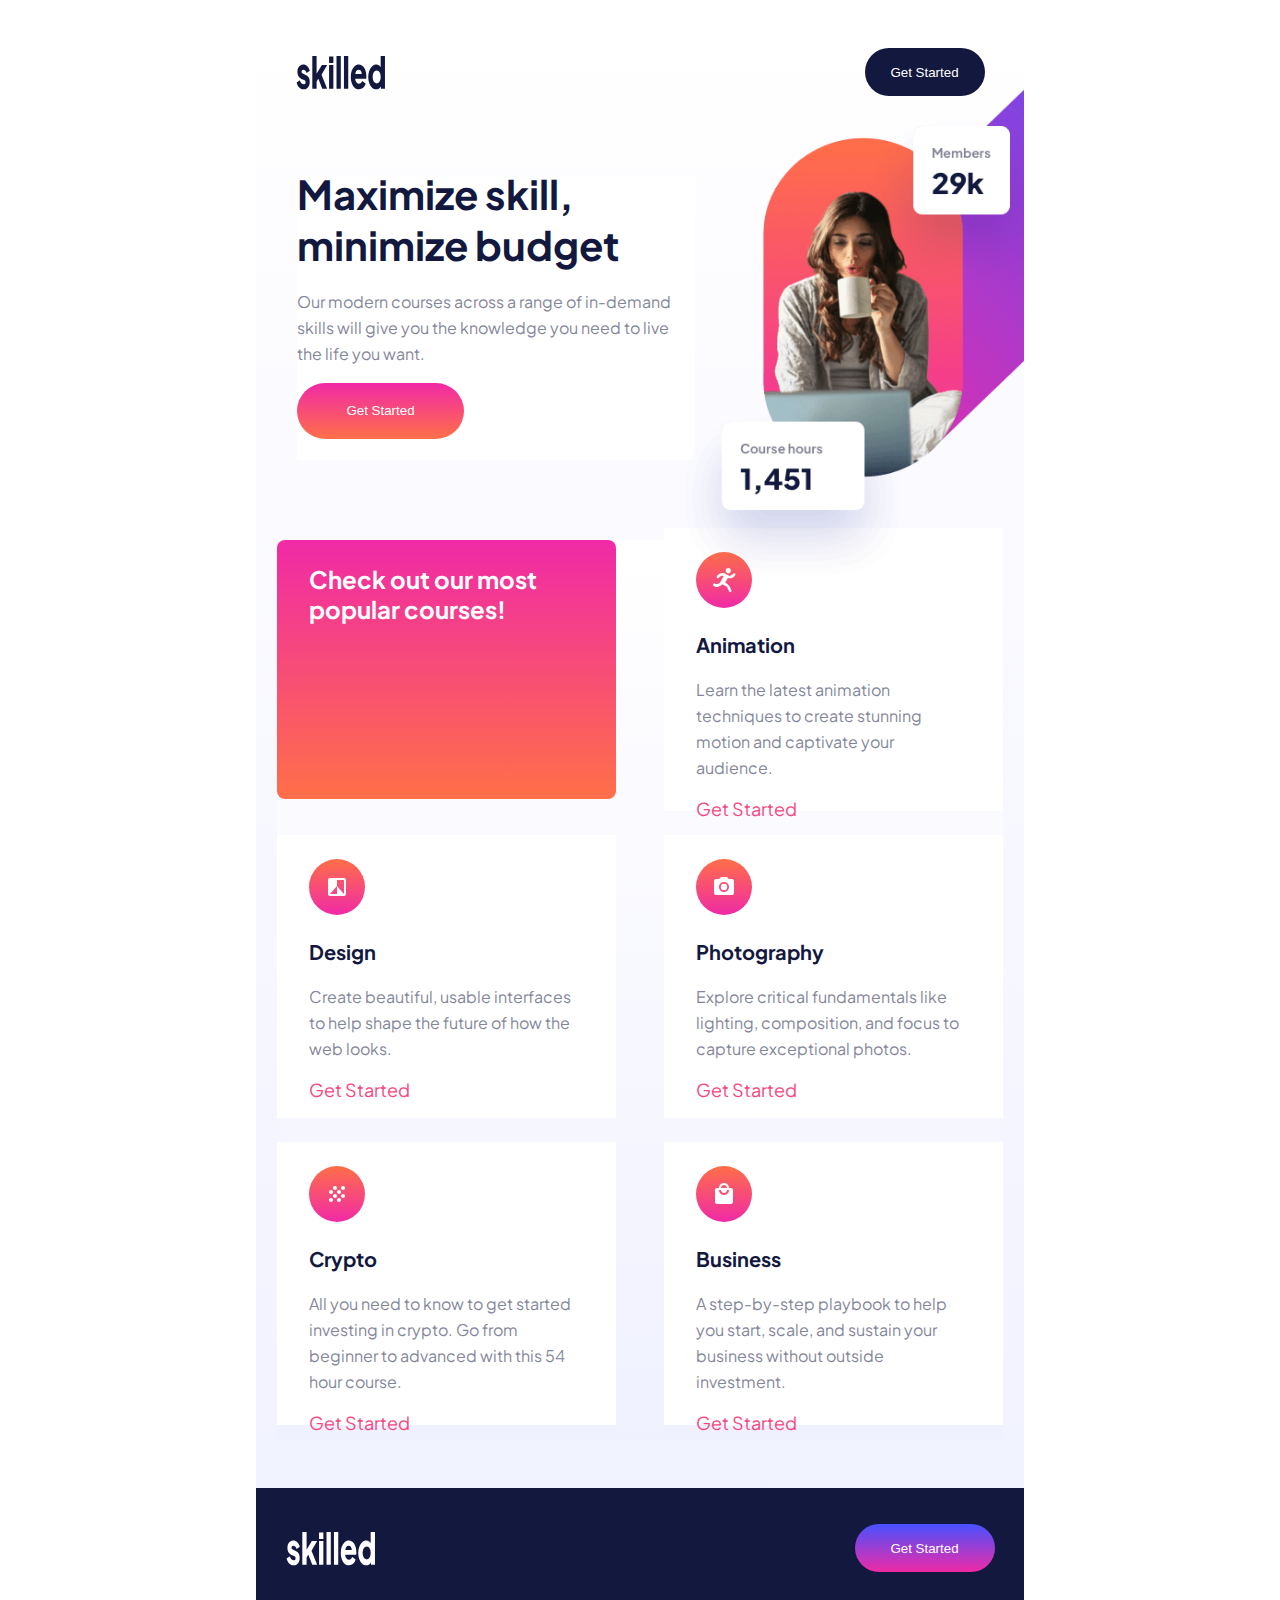
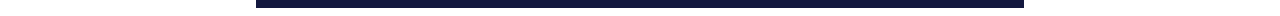
<file: index.html>
<!DOCTYPE html>
<html lang="en">
<head>
  <meta charset="UTF-8">
  <meta name="viewport" content="width=device-width, initial-scale=1.0">

  <link rel="icon" type="image/png" sizes="32x32" href="./assets/favicon-32x32.png">

  <link rel="stylesheet"  href="styles.css"/>

  <!--Fonts-->
  <link rel="preconnect" href="https://fonts.googleapis.com">
  <link rel="preconnect" href="https://fonts.gstatic.com" crossorigin>
  <link href="https://fonts.googleapis.com/css2?family=Plus+Jakarta+Sans:ital,wght@0,200..800;1,200..800&display=swap" rel="stylesheet">
  
  <title>Frontend Mentor | Skilled e-learning landing page</title>
</head>
<body>
  <main>

    <article class="top_container">

      <img class="dark-logo" src="starter-code/assets/logo-dark.svg">

      <button class="button1">Get Started</button>
    </article>

    <article class="hero-container">
  
      <h1 class="mainHeading">Maximize skill, minimize budget</h1>

      <p class="intro-text">Our modern courses across a range of in-demand skills will give you the 
      knowledge you need to live the life you want.</p>

      <button class="button2">Get Started</button>
  
    </article>

    <img class="hero-mobile" src="starter-code/assets/image-hero-mobile.png"/>
    <img class="hero-tablet" src="starter-code/assets/image-hero-tablet.png"/>
    <img class="hero-desktop" src="starter-code/assets/image-hero-desktop.png"/>

    

    <section class="course-containers">
    
      <h2>Check out our most popular courses!</h2>
  
      <article>
        <img src="starter-code/assets/icon-animation.svg"/>
        <h3>Animation</h3>
        <p>Learn the latest animation techniques to create stunning motion 
        and captivate your audience.</p>
        <a href="www.example.com">Get Started</a>
      </article>

      <article>
        <img src="starter-code/assets/icon-design.svg"/>
        <h3>Design</h3>
        <p>Create beautiful, usable interfaces to help shape the future of 
        how the web looks.</p>
        <a href="www.example.com">Get Started</a>
      </article>

      <article>
        <img src="starter-code/assets/icon-photography.svg"/>
        <h3>Photography</h3>
        <p>Explore critical fundamentals like lighting, composition, and focus 
        to capture exceptional photos.</p>
        <a href="www.example.com">Get Started</a>
      </article>

      <article>
        <img src="starter-code/assets/icon-crypto.svg"/>
        <h3>Crypto</h3>
        <p>All you need to know to get started investing in crypto. Go from beginner 
        to advanced with this 54 hour course.</p>
        <a href="www.example.com">Get Started</a>
      </article>

      <article>
        <img src="starter-code/assets/icon-business.svg"/>
        <h3>Business</h3>
        <p>A step-by-step playbook to help you start, scale, and sustain your business 
        without outside investment.</p>
        <a href="www.example.com">Get Started</a>
      </article>
    </section>

    <article class="bottom_container">
      <img class="light-logo" src="starter-code/assets/logo-light.svg">
      <button class="button3">
        Get Started
      </button>
    </article>
    
  </main>
    

</body>
</html>
</file>
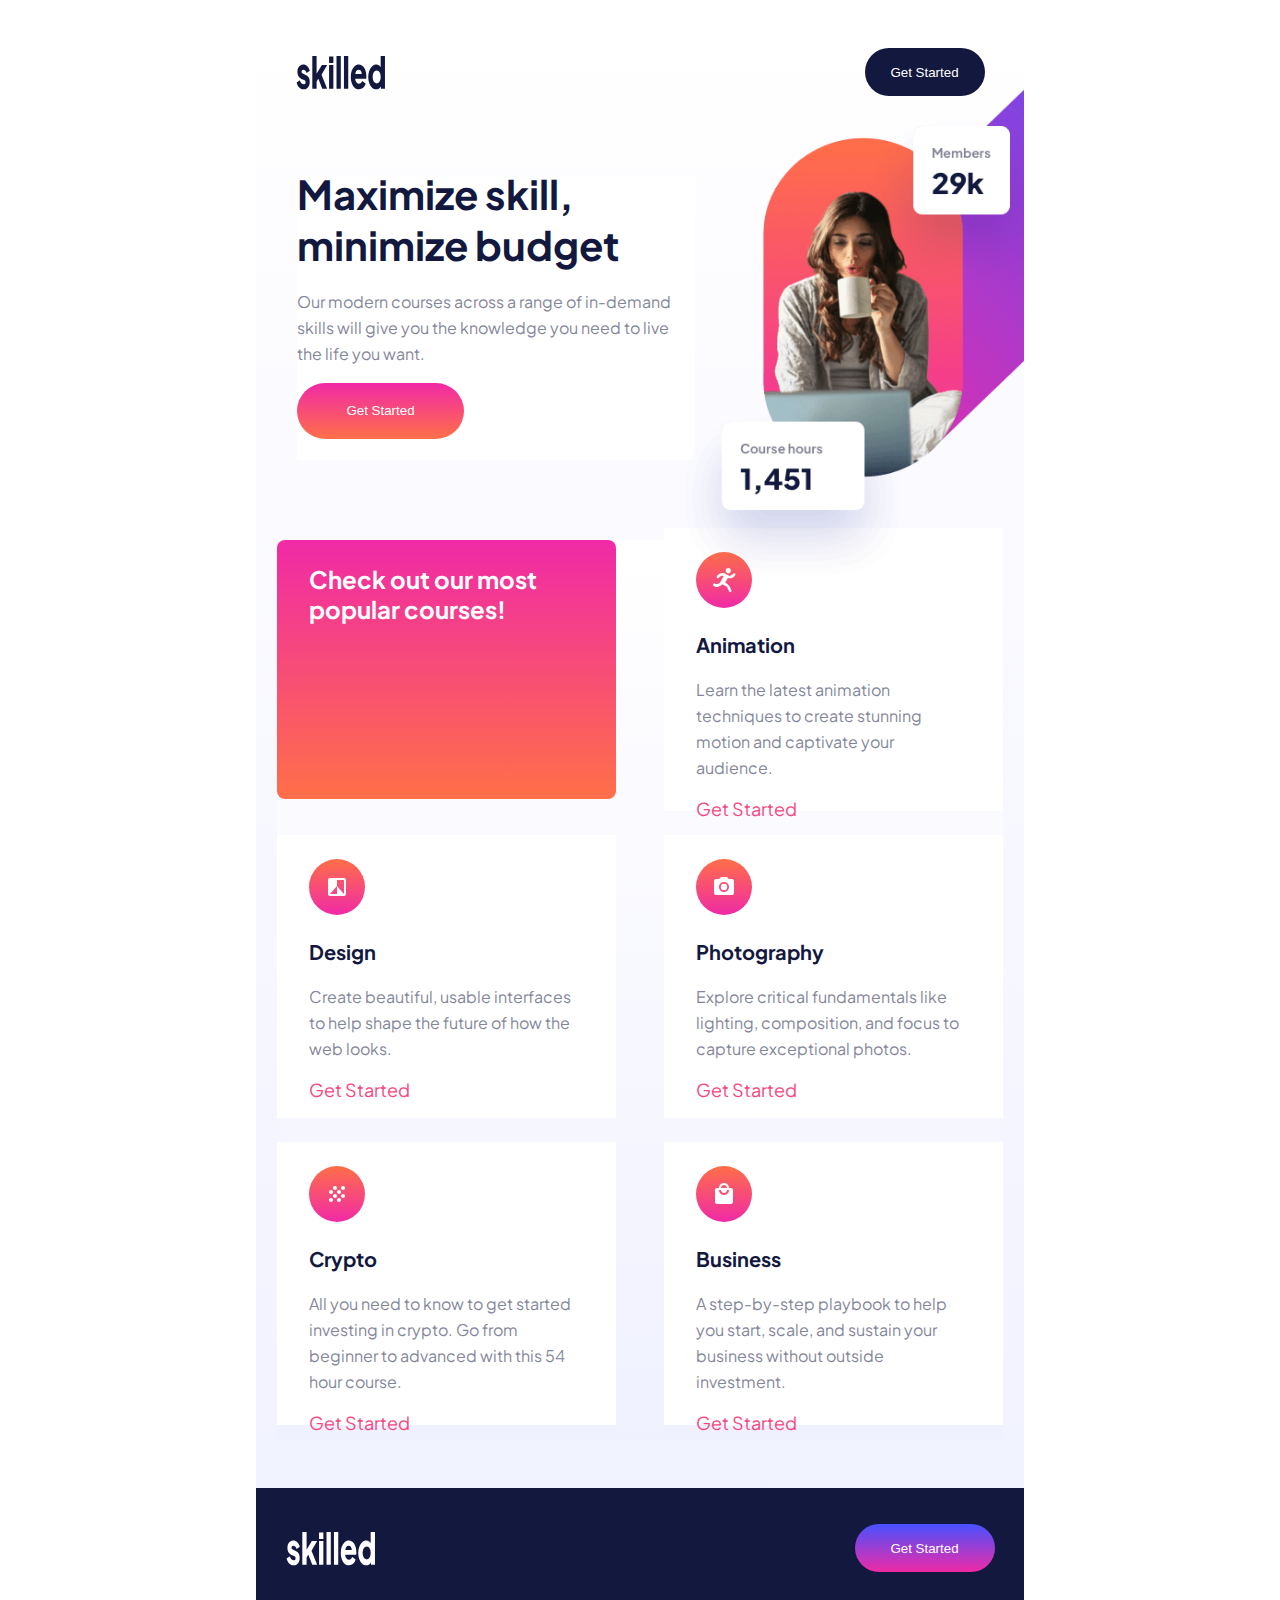
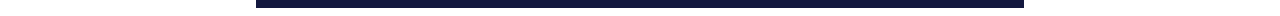
<file: starter-code/index.html>
<!DOCTYPE html>
<html lang="en">
<head>
  <meta charset="UTF-8">
  <meta name="viewport" content="width=device-width, initial-scale=1.0">

  <link rel="icon" type="image/png" sizes="32x32" href="./assets/favicon-32x32.png">

  <link rel="stylesheet"  href="styles.css"/>

  <!--Fonts-->
  <link rel="preconnect" href="https://fonts.googleapis.com">
  <link rel="preconnect" href="https://fonts.gstatic.com" crossorigin>
  <link href="https://fonts.googleapis.com/css2?family=Plus+Jakarta+Sans:ital,wght@0,200..800;1,200..800&display=swap" rel="stylesheet">
  
  <title>Frontend Mentor | Skilled e-learning landing page</title>
</head>
<body>
  <main>

    <article class="top_container">

      <img class="dark-logo" src="assets/logo-dark.svg">

      <button class="button1">Get Started</button>
    </article>

    <article class="hero-container">
  
      <h1 class="mainHeading">Maximize skill, minimize budget</h1>

      <p class="intro-text">Our modern courses across a range of in-demand skills will give you the 
      knowledge you need to live the life you want.</p>

      <button class="button2">Get Started</button>
  
    </article>

    <img class="hero-mobile" src="assets/image-hero-mobile.png"/>
    <img class="hero-tablet" src="assets/image-hero-tablet.png"/>
    <img class="hero-desktop" src="assets/image-hero-desktop.png"/>

    

    <section class="course-containers">
    
      <h2>Check out our most popular courses!</h2>
  
      <article>
        <img src="assets/icon-animation.svg"/>
        <h3>Animation</h3>
        <p>Learn the latest animation techniques to create stunning motion 
        and captivate your audience.</p>
        <a href="www.example.com">Get Started</a>
      </article>

      <article>
        <img src="assets/icon-design.svg"/>
        <h3>Design</h3>
        <p>Create beautiful, usable interfaces to help shape the future of 
        how the web looks.</p>
        <a href="www.example.com">Get Started</a>
      </article>

      <article>
        <img src="assets/icon-photography.svg"/>
        <h3>Photography</h3>
        <p>Explore critical fundamentals like lighting, composition, and focus 
        to capture exceptional photos.</p>
        <a href="www.example.com">Get Started</a>
      </article>

      <article>
        <img src="assets/icon-crypto.svg"/>
        <h3>Crypto</h3>
        <p>All you need to know to get started investing in crypto. Go from beginner 
        to advanced with this 54 hour course.</p>
        <a href="www.example.com">Get Started</a>
      </article>

      <article>
        <img src="assets/icon-business.svg"/>
        <h3>Business</h3>
        <p>A step-by-step playbook to help you start, scale, and sustain your business 
        without outside investment.</p>
        <a href="www.example.com">Get Started</a>
      </article>
    </section>

    <article class="bottom_container">
      <img class="light-logo" src="assets/logo-light.svg">
      <button class="button3">
        Get Started
      </button>
    </article>
    
  </main>
    

</body>
</html>
</file>
<file: styles.css>
* {
  box-sizing: border-box;
}

body {
  font-family: "Plus Jakarta Sans", sans-serif;
}
body main {
  width: min(95%, 375px);
  margin: 0 auto;
  background-image: linear-gradient(white, #F0F1FF);
}
body main .top_container {
  display: flex;
  flex-direction: row;
  justify-content: center;
  margin-top: 1rem;
  padding-top: 1.5rem;
}
body main .top_container .button1 {
  width: 140px;
  height: 48px;
  border-radius: 1.5rem;
  border: 0;
  background-color: #13183f;
  color: white;
  margin-left: 5rem;
  position: relative;
  z-index: 10;
}
body main .top_container .button1:hover {
  background-color: #666CA3;
  cursor: pointer;
}
body main .top_container .dark-logo {
  height: 35px;
  width: 89px;
}
body main .hero-container {
  background-color: white;
  display: flex;
  flex-direction: column;
  padding: 0 1rem 0 2rem;
}
body main .hero-container h1 {
  font-size: 2.5rem;
  color: #13183f;
}
body main .hero-container .intro-text {
  font-size: 1rem;
  line-height: 1.625rem;
  color: #83869A;
}
body main .hero-container .button2 {
  height: 56px;
  width: 167px;
  border-radius: 2rem;
  border: 0;
  background-image: linear-gradient(#F02AA6, #FF6F48);
  color: white;
}
body main .hero-container .button2:hover {
  background-image: linear-gradient(rgba(240, 42, 166, 0.5), rgba(255, 111, 72, 0.5));
  cursor: pointer;
}
body main .hero-mobile {
  width: 327px;
  height: 301px;
}
body main .hero-tablet {
  display: none;
}
body main .hero-desktop {
  display: none;
}
body main .course-containers {
  height: 1695px;
  display: grid;
  grid-template-columns: 343px;
  justify-content: center;
  align-items: center;
  background-image: linear-gradient(white, #F0F1FF);
}
body main .course-containers h2 {
  background-image: linear-gradient(#F02AA6, #FF6F48);
  font-size: 1.5rem;
  color: white;
  height: 120px;
  border-radius: 0.5rem;
  padding: 1.5rem 2rem;
}
body main .course-containers article {
  height: 283px;
  padding: 1.5rem 2rem;
  background-color: white;
}
body main .course-containers article h3 {
  font-size: 1.25rem;
  color: #13183f;
}
body main .course-containers article p {
  line-height: 1.625rem;
  color: #83869A;
}
body main .course-containers article a {
  text-decoration: none;
  color: #F74780;
  font-size: 1.125rem;
}
body main .course-containers article a:hover {
  color: #FFA7c3;
}
body main .bottom_container {
  height: 120px;
  width: 100%;
  background-color: #13183f;
  display: flex;
  flex-direction: row;
  justify-content: center;
  align-items: center;
  margin-top: 3rem;
}
body main .bottom_container .button3 {
  width: 140px;
  height: 48px;
  border-radius: 1.5rem;
  border: 0;
  background-image: linear-gradient(#4851FF, #F02AA6);
  margin-left: 5.5rem;
  color: white;
}
body main .bottom_container .button3:hover {
  background-image: linear-gradient(rgba(71, 82, 225, 0.5), rgba(240, 42, 166, 0.5));
  cursor: pointer;
}
body main .bottom_container .light-logo {
  height: 35px;
  width: 89px;
}
@media screen and (min-width: 768px) {
  body main {
    width: 768px;
    display: flex;
    flex-direction: column;
    justify-content: center;
    align-items: center;
    overflow: hidden;
  }
  body main .top_container {
    width: 689px;
    align-items: center;
  }
  body main .top_container .button1 {
    margin-left: 30rem;
  }
  body main .hero-container {
    position: relative;
    right: 9rem;
    top: 5rem;
    width: 398px;
    height: 284px;
    overflow: hidden;
    padding: 0;
  }
  body main .hero-container h1 {
    margin-top: -0.5rem;
  }
  body main .hero-container p {
    margin-top: -0.5rem;
  }
  body main .hero-mobile {
    display: none;
  }
  body main .hero-tablet {
    position: relative;
    left: 22rem;
    bottom: 27rem;
    display: inline;
    width: 640px;
    height: 640px;
    z-index: 1;
  }
  body main .course-containers {
    height: 900px;
    margin-top: -30rem;
    grid-template-columns: 339px 339px;
    grid-auto-rows: 259px;
    gap: 3rem;
  }
  body main .course-containers h2 {
    height: 259px;
  }
  body main .bottom_container {
    width: 768px;
    height: 120px;
  }
  body main .bottom_container .button3 {
    margin-left: 30rem;
  }
}
@media screen and (min-width: 1440px) {
  body main {
    width: 1440px;
  }
  body main .top_container {
    width: 1440px;
    margin-top: -1rem;
  }
  body main .top_container .dark-logo {
    width: 111.17px;
    height: 27.78px;
  }
  body main .top_container .button1 {
    margin-left: 52rem;
    width: 167px;
    height: 56px;
  }
  body main .hero-container {
    width: 457px;
    height: 359px;
    right: 21rem;
    top: 11rem;
  }
  body main .hero-container h1 {
    font-size: 3.5rem;
  }
  body main .hero-container p {
    font-size: 1.125rem;
  }
  body main .hero-container .button2 {
    height: 63px;
  }
  body main .hero-tablet {
    display: none;
  }
  body main .hero-desktop {
    display: inline;
    width: 991.63px;
    height: 936.92px;
    position: relative;
    bottom: 39rem;
    left: 36rem;
    z-index: 1;
  }
  body main .course-containers {
    height: 810px;
    grid-template-columns: 350px 350px 350px;
    grid-auto-rows: 346px;
    margin-top: -35rem;
  }
  body main .course-containers h2 {
    font-size: 2rem;
  }
  body main .course-containers article {
    height: 346px;
  }
  body main .course-containers article h3 {
    font-size: 1.5rem;
  }
  body main .course-containers article p {
    font-size: 1.125rem;
  }
  body main .bottom_container {
    width: 1440px;
    height: 120px;
  }
  body main .bottom_container .button3 {
    width: 167px;
    height: 56px;
    margin-left: 52rem;
  }
  body main .bottom_container .light-logo {
    width: 111.17px;
    height: 27.78px;
  }
}/*# sourceMappingURL=styles.css.map */
</file>
<file: starter-code/styles.css>
* {
  box-sizing: border-box;
}

body {
  font-family: "Plus Jakarta Sans", sans-serif;
}
body main {
  width: min(95%, 375px);
  margin: 0 auto;
  background-image: linear-gradient(white, #F0F1FF);
}
body main .top_container {
  display: flex;
  flex-direction: row;
  justify-content: center;
  margin-top: 1rem;
  padding-top: 1.5rem;
}
body main .top_container .button1 {
  width: 140px;
  height: 48px;
  border-radius: 1.5rem;
  border: 0;
  background-color: #13183f;
  color: white;
  margin-left: 5rem;
  position: relative;
  z-index: 10;
}
body main .top_container .button1:hover {
  background-color: #666CA3;
  cursor: pointer;
}
body main .top_container .dark-logo {
  height: 35px;
  width: 89px;
}
body main .hero-container {
  background-color: white;
  display: flex;
  flex-direction: column;
  padding: 0 1rem 0 2rem;
}
body main .hero-container h1 {
  font-size: 2.5rem;
  color: #13183f;
}
body main .hero-container .intro-text {
  font-size: 1rem;
  line-height: 1.625rem;
  color: #83869A;
}
body main .hero-container .button2 {
  height: 56px;
  width: 167px;
  border-radius: 2rem;
  border: 0;
  background-image: linear-gradient(#F02AA6, #FF6F48);
  color: white;
}
body main .hero-container .button2:hover {
  background-image: linear-gradient(rgba(240, 42, 166, 0.5), rgba(255, 111, 72, 0.5));
  cursor: pointer;
}
body main .hero-mobile {
  width: 327px;
  height: 301px;
}
body main .hero-tablet {
  display: none;
}
body main .hero-desktop {
  display: none;
}
body main .course-containers {
  height: 1695px;
  display: grid;
  grid-template-columns: 343px;
  justify-content: center;
  align-items: center;
  background-image: linear-gradient(white, #F0F1FF);
}
body main .course-containers h2 {
  background-image: linear-gradient(#F02AA6, #FF6F48);
  font-size: 1.5rem;
  color: white;
  height: 120px;
  border-radius: 0.5rem;
  padding: 1.5rem 2rem;
}
body main .course-containers article {
  height: 283px;
  padding: 1.5rem 2rem;
  background-color: white;
}
body main .course-containers article h3 {
  font-size: 1.25rem;
  color: #13183f;
}
body main .course-containers article p {
  line-height: 1.625rem;
  color: #83869A;
}
body main .course-containers article a {
  text-decoration: none;
  color: #F74780;
  font-size: 1.125rem;
}
body main .course-containers article a:hover {
  color: #FFA7c3;
}
body main .bottom_container {
  height: 120px;
  width: 100%;
  background-color: #13183f;
  display: flex;
  flex-direction: row;
  justify-content: center;
  align-items: center;
  margin-top: 3rem;
}
body main .bottom_container .button3 {
  width: 140px;
  height: 48px;
  border-radius: 1.5rem;
  border: 0;
  background-image: linear-gradient(#4851FF, #F02AA6);
  margin-left: 5.5rem;
  color: white;
}
body main .bottom_container .button3:hover {
  background-image: linear-gradient(rgba(71, 82, 225, 0.5), rgba(240, 42, 166, 0.5));
  cursor: pointer;
}
body main .bottom_container .light-logo {
  height: 35px;
  width: 89px;
}
@media screen and (min-width: 768px) {
  body main {
    width: 768px;
    display: flex;
    flex-direction: column;
    justify-content: center;
    align-items: center;
    overflow: hidden;
  }
  body main .top_container {
    width: 689px;
    align-items: center;
  }
  body main .top_container .button1 {
    margin-left: 30rem;
  }
  body main .hero-container {
    position: relative;
    right: 9rem;
    top: 5rem;
    width: 398px;
    height: 284px;
    overflow: hidden;
    padding: 0;
  }
  body main .hero-container h1 {
    margin-top: -0.5rem;
  }
  body main .hero-container p {
    margin-top: -0.5rem;
  }
  body main .hero-mobile {
    display: none;
  }
  body main .hero-tablet {
    position: relative;
    left: 22rem;
    bottom: 27rem;
    display: inline;
    width: 640px;
    height: 640px;
    z-index: 1;
  }
  body main .course-containers {
    height: 900px;
    margin-top: -30rem;
    grid-template-columns: 339px 339px;
    grid-auto-rows: 259px;
    gap: 3rem;
  }
  body main .course-containers h2 {
    height: 259px;
  }
  body main .bottom_container {
    width: 768px;
    height: 120px;
  }
  body main .bottom_container .button3 {
    margin-left: 30rem;
  }
}
@media screen and (min-width: 1440px) {
  body main {
    width: 1440px;
  }
  body main .top_container {
    width: 1440px;
    margin-top: -1rem;
  }
  body main .top_container .dark-logo {
    width: 111.17px;
    height: 27.78px;
  }
  body main .top_container .button1 {
    margin-left: 52rem;
    width: 167px;
    height: 56px;
  }
  body main .hero-container {
    width: 457px;
    height: 359px;
    right: 21rem;
    top: 11rem;
  }
  body main .hero-container h1 {
    font-size: 3.5rem;
  }
  body main .hero-container p {
    font-size: 1.125rem;
  }
  body main .hero-container .button2 {
    height: 63px;
  }
  body main .hero-tablet {
    display: none;
  }
  body main .hero-desktop {
    display: inline;
    width: 991.63px;
    height: 936.92px;
    position: relative;
    bottom: 39rem;
    left: 36rem;
    z-index: 1;
  }
  body main .course-containers {
    height: 810px;
    grid-template-columns: 350px 350px 350px;
    grid-auto-rows: 346px;
    margin-top: -35rem;
  }
  body main .course-containers h2 {
    font-size: 2rem;
  }
  body main .course-containers article {
    height: 346px;
  }
  body main .course-containers article h3 {
    font-size: 1.5rem;
  }
  body main .course-containers article p {
    font-size: 1.125rem;
  }
  body main .bottom_container {
    width: 1440px;
    height: 120px;
  }
  body main .bottom_container .button3 {
    width: 167px;
    height: 56px;
    margin-left: 52rem;
  }
  body main .bottom_container .light-logo {
    width: 111.17px;
    height: 27.78px;
  }
}/*# sourceMappingURL=styles.css.map */
</file>
